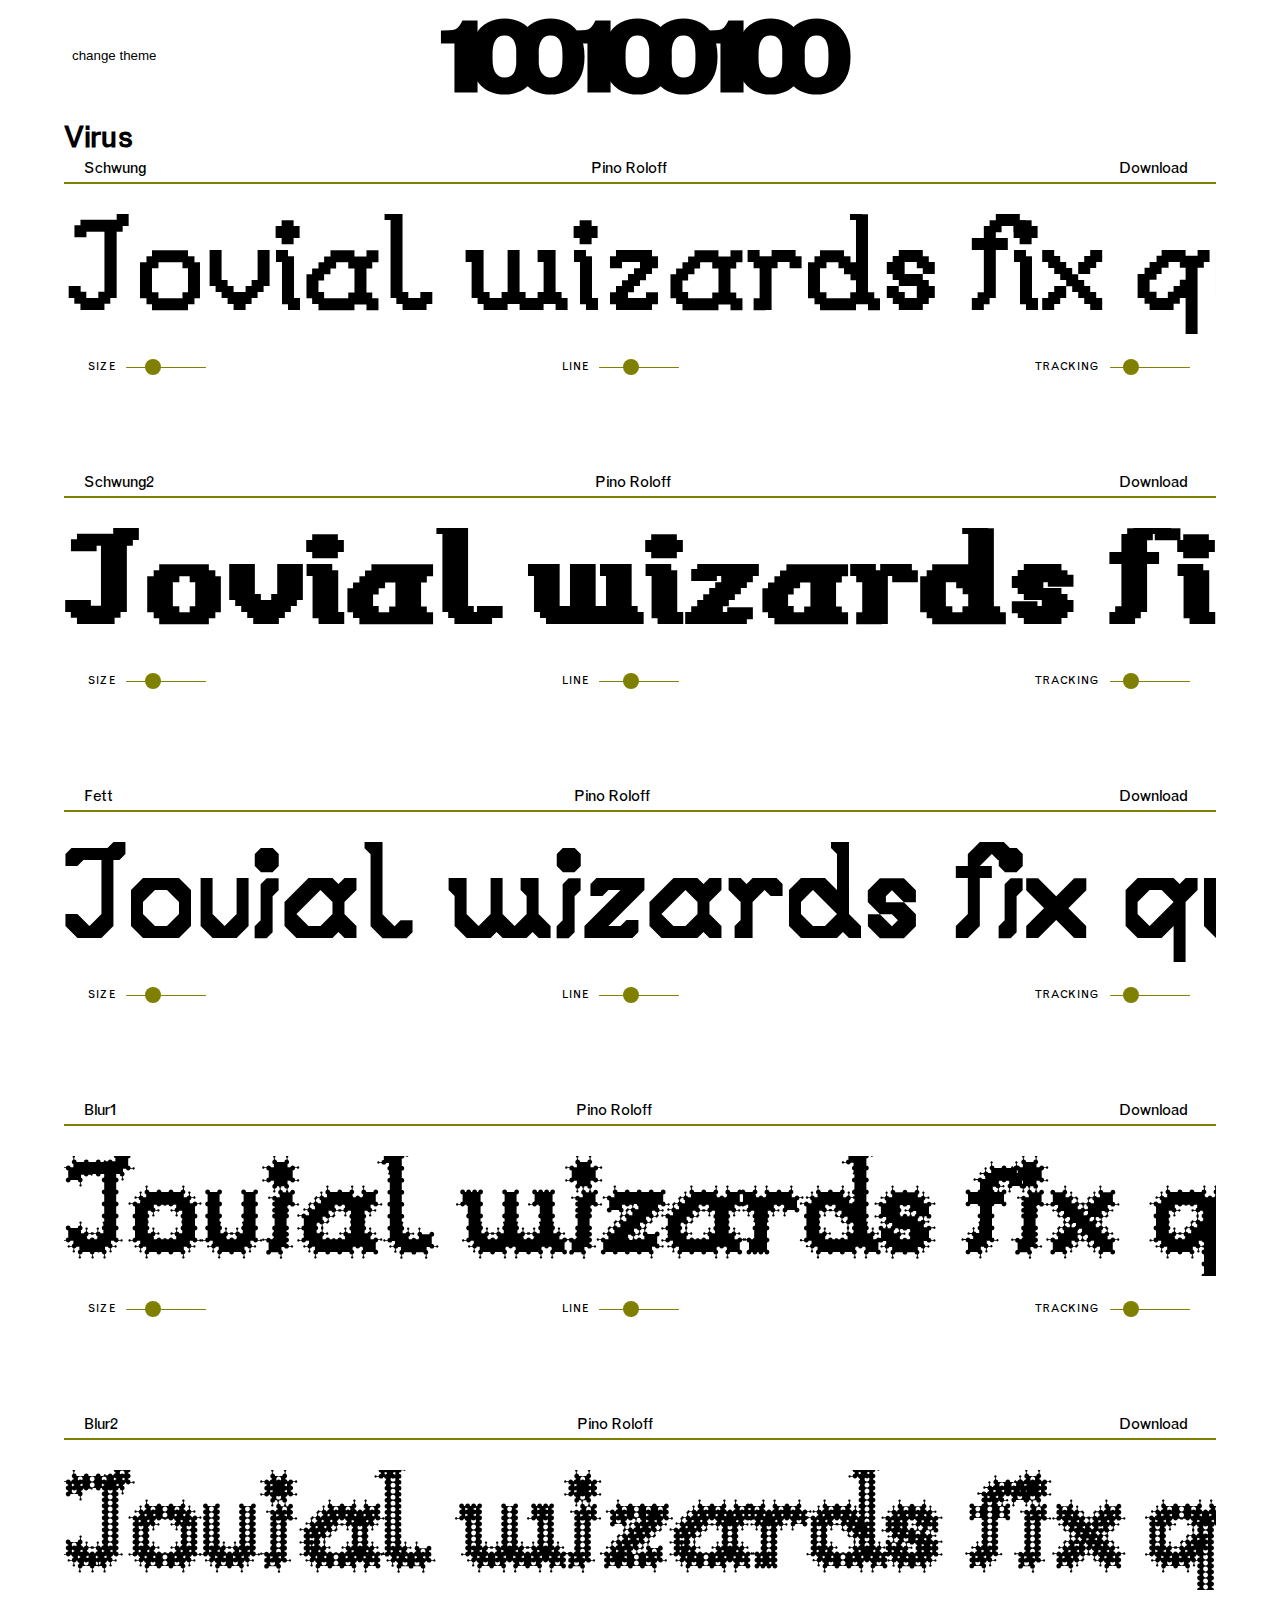
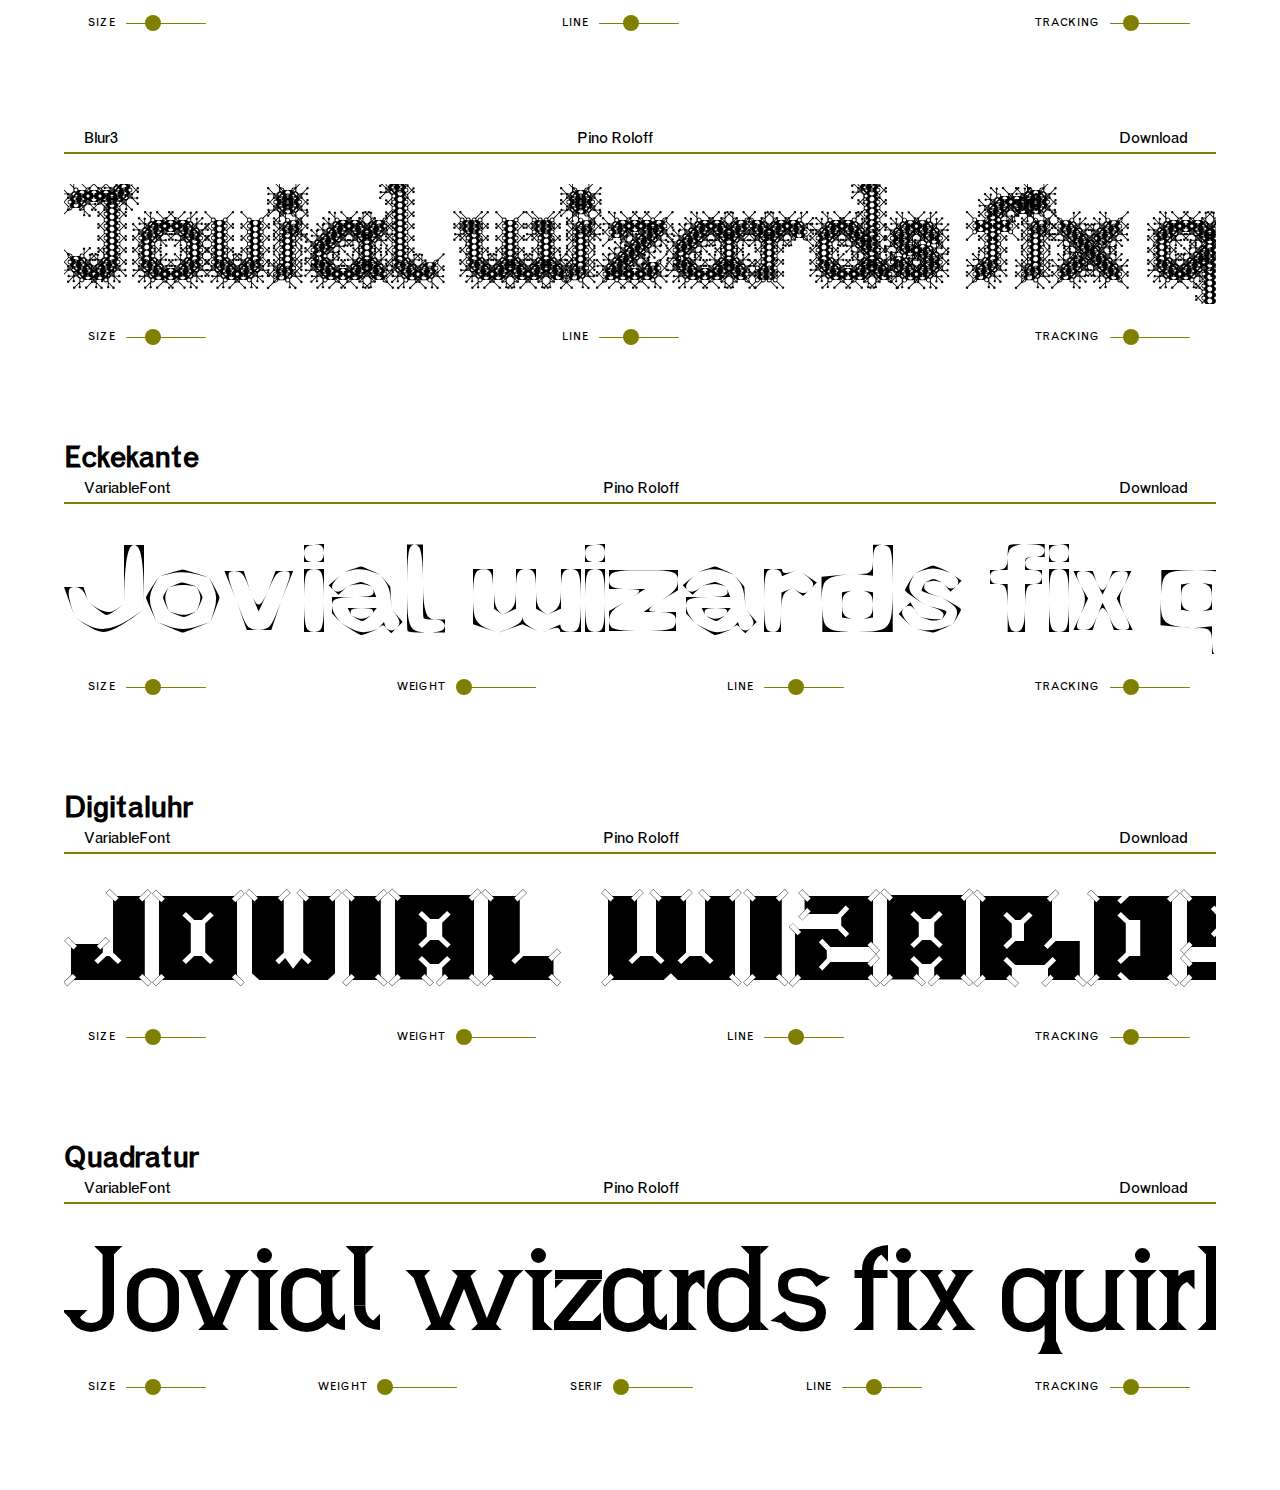
<file: assets/Neuer Ordner/TypeFoundry/index.html>
<!doctype html>
<html lang="de">
<head>
  <meta charset="utf-8">
  <meta name="viewport" content="width=device-width,initial-scale=1">
  <title>TypeFoundry1</title>
  <!-- <link rel="stylesheet" href="style.css"> -->
    <link rel="stylesheet" href="css/fonts.css">
    <link id="css_file" rel="stylesheet" href="css/styleinverted.css">
</head>
<body>

<body>

<header>
  <button class="button1" onclick="switchTheme()">change theme</button>
    <div class="uberschrift">
        
    <h1>100100100</h1>
    </div>
      
</header>
<main>
    



    <div class="Family">
    <h2>Virus </h2>
    </div>

   
            <div class="container font-specimen">
        <div class="top-row">
            <!-- <div class="box1">Virus</div> -->
            <div class="box2">Schwung</div>
            <div class="box3">Pino Roloff</div>
            <a
  href="fonts/Virus/09-100-100-100-schwung.otf" download class="download-font"> Download </a>
        </div>
       <div class="font-test schwung" contenteditable="true"><div class="Text">Jovial wizards fix quirky hexed glyphs beyond stormy vaults.</div></div>
    <div class="bottom-row controls">
    <label>
      Size<input class="slider" type="range" min="16" max="300" value="100" data-control="size">
    </label>

    <label>
      Line<input class="slider" type="range" min="80" max="160" value="110" data-control="line">
    </label>

    <label>
      Tracking
<input class="slider" type="range" min="-50" max="200" value="0" data-control="tracking">
    </label>
  </div>
</div>




            <div class="container font-specimen">
        <div class="top-row">
            <!-- <div class="box1">Virus</div> -->
            <div class="box2">Schwung2</div>
            <div class="box3">Pino Roloff</div>
             <a href="fonts/Virus/09-100-100-100-schwung2.otf"download class="download-font">Download </a>
        </div>
       <div class="font-test schwung2" contenteditable="true"><div class="Text">Jovial wizards fix quirky hexed glyphs beyond stormy vaults.</div></div>
    <div class="bottom-row controls">
    <label>
      Size<input class="slider" type="range" min="16" max="300" value="100" data-control="size">
    </label>

    <label>
      Line<input class="slider" type="range" min="80" max="160" value="110" data-control="line">
    </label>

    <label>
      Tracking
<input class="slider" type="range" min="-50" max="200" value="0" data-control="tracking">
    </label>
  </div>
</div>




   <div class="container font-specimen">
        <div class="top-row">
            <!-- <div class="box1">Virus</div> -->
            <div class="box2">Fett</div>
            <div class="box3">Pino Roloff</div>
             <a href="fonts/Virus/09-100-100-100-schwung2.otf"download class="download-font">Download </a>
        </div>
       <div class="font-test fett" contenteditable="true"><div class="Text">Jovial wizards fix quirky hexed glyphs beyond stormy vaults.</div></div>
    <div class="bottom-row controls">
    <label>
      Size<input class="slider" type="range" min="16" max="300" value="100" data-control="size">
    </label>

    <label>
      Line<input class="slider" type="range" min="80" max="160" value="110" data-control="line">
    </label>

    <label>
      Tracking
<input class="slider" type="range" min="-50" max="200" value="0" data-control="tracking">
    </label>
  </div>
</div>




    <div class="container font-specimen">
        <div class="top-row">
            <!-- <div class="box1">Virus</div> -->
            <div class="box2">Blur1</div>
            <div class="box3">Pino Roloff</div>
             <a href="fonts/Virus/09-100-100-100-blur1.otf"download class="download-font">Download </a>
        </div>
       <div class="font-test blur1" contenteditable="true"><div class="Text">Jovial wizards fix quirky hexed glyphs beyond stormy vaults.</div></div>
        <div class="bottom-row controls">
    <label>
      Size<input class="slider" type="range" min="16" max="300" value="100" data-control="size">
    </label>

    <label>
      Line<input class="slider" type="range" min="80" max="160" value="110" data-control="line">
    </label>

    <label>
      Tracking
<input class="slider" type="range" min="-50" max="200" value="0" data-control="tracking">
    </label>
  </div>
</div>




        <div class="container font-specimen">
        <div class="top-row">
            <!-- <div class="box1">Virus</div> -->
            <div class="box2">Blur2</div>
            <div class="box3">Pino Roloff</div>
             <a href="fonts/Virus/09-100-100-100-blur2.otf"download class="download-font">Download </a>
        </div>
       <div class="font-test blur2" contenteditable="true"><div class="Text">Jovial wizards fix quirky hexed glyphs beyond stormy vaults.</div></div>
    <div class="bottom-row controls">
    <label>
      Size<input class="slider" type="range" min="16" max="300" value="100" data-control="size">
    </label>

    <label>
      Line<input class="slider" type="range" min="80" max="160" value="110" data-control="line">
    </label>

    <label>
      Tracking
<input class="slider" type="range" min="-50" max="200" value="0" data-control="tracking">
    </label>
  </div>
</div>



            <div class="container font-specimen">
        <div class="top-row">
            <!-- <div class="box1">Virus</div> -->
            <div class="box2">Blur3</div>
            <div class="box3">Pino Roloff</div>
            <a href="fonts/Virus/09-100-100-100-blur3.otf"download class="download-font">Download </a>
        </div>
       <div class="font-test blur3" contenteditable="true"><div class="Text">Jovial wizards fix quirky hexed glyphs beyond stormy vaults.</div></div>
    <div class="bottom-row controls">
    <label>
      Size<input class="slider" type="range" min="16" max="300" value="100" data-control="size">
    </label>

    <label>
      Line<input class="slider" type="range" min="80" max="160" value="110" data-control="line">
    </label>

    <label>
      Tracking
<input class="slider" type="range" min="-50" max="200" value="0" data-control="tracking">
    </label>
  </div>
</div>



 
<!-- //--------------------------------------------------------------------------------------// -->



<!-- 

<div class="Family">
    <h2>SANDVOSS </h2>
    </div>

            <div class="container font-specimen">
        <div class="top-row">
            <div class="box1">Sandvoss</div>
            <div class="box2">Regular</div>
            <div class="box3">Pino Roloff</div>
            <a href="fonts/Sandvoss-Regular.otf"download class="download-font">Download </a>
        </div>
       <div class="font-test Sandvoss" contenteditable="true"><div class="Text">Jovial wizards fix quirky hexed glyphs beyond stormy vaults.</div></div>
    <div class="bottom-row controls">
    <label>
      Size<input class="slider" type="range" min="16" max="300" value="100" data-control="size">
    </label>

    <label>
      Line<input class="slider" type="range" min="80" max="160" value="110" data-control="line">
    </label>

    <label>
      Tracking
<input class="slider" type="range" min="-50" max="200" value="0" data-control="tracking">
    </label>
  </div>
</div> -->

<div class="Family">
    <h2>Eckekante </h2>
    </div>

            <div class="container font-specimen">
        <div class="top-row">
            <!-- <div class="box1">EckeKante</div> -->
            <div class="box2">VariableFont</div>
            <div class="box3">Pino Roloff</div>
            <a href="fonts/EckeKantevariableVF.ttf"download class="download-font">Download </a>
        </div>
       <div class="font-test EckeKante " contenteditable="true"><div class="Text">Jovial wizards fix quirky hexed glyphs beyond stormy vaults.</div></div>
    <div class="bottom-row controls">
    <label>
      Size<input class="slider" type="range" min="16" max="300" value="100" data-control="size">
    </label>
       <label>
      Weight
<input class="slider" type="range" min="0" max="100" value="0" data-control="wght">
    </label>

    <label>
      Line<input class="slider" type="range" min="80" max="160" value="110" data-control="line">
    </label>

    <label>
      Tracking
<input class="slider" type="range" min="-50" max="200" value="0" data-control="tracking">
    </label>
  </div>
</div>


<div class="Family">
    <h2>Digitaluhr </h2>
    </div>

            <div class="container font-specimen">
        <div class="top-row">
            <!-- <div class="box1">Digitaluhr</div> -->
            <div class="box2">VariableFont</div>
            <div class="box3">Pino Roloff</div>
            <a href="fonts/DigitalUhr2VF.ttf"download class="download-font">Download </a>
        </div>
       <div class="font-test Digitaluhr" contenteditable="true"><div class="Text">JOVIAL WIZARDS FIX QUIRKY HEXED GLYPHS BEYOND STORMY VAULTS.</div></div>
    <div class="bottom-row controls">
    <label>
      Size<input class="slider" type="range" min="16" max="300" value="100" data-control="size">
    </label>
       <label>
      Weight
<input class="slider" type="range" min="0" max="800" value="0" data-control="wght">
    </label>

    <label>
      Line<input class="slider" type="range" min="80" max="160" value="110" data-control="line">
    </label>

    <label>
      Tracking
<input class="slider" type="range" min="-50" max="200" value="0" data-control="tracking">
    </label>
  </div>
</div>




<div class="Family">
    <h2>Quadratur </h2>
    </div>

            <div class="container font-specimen">
        <div class="top-row">
            <!-- <div class="box1">Quadratur</div> -->
            <div class="box2">VariableFont</div>
            <div class="box3">Pino Roloff</div>
            <a href="fonts/QuadraturINKLUSIVEboldVF.ttf"download class="download-font">Download </a>
        </div>
       <div class="font-test Quadratur" contenteditable="true"><div class="Text">Jovial wizards fix quirky hexed glyphs beyond stormy vaults.</div></div>
    <div class="bottom-row controls">
    <label>
      Size<input class="slider" type="range" min="16" max="300" value="100" data-control="size">
    </label>
       <label>
      Weight
<input class="slider" type="range" min="0" max="800" value="0" data-control="wght">
    </label>
    <label>
      Serif
<input class="slider" type="range" min="0" max="100" value="0" data-control="SERF">
    </label>

    <label>
      Line<input class="slider" type="range" min="80" max="160" value="110" data-control="line">
    </label>

    <label>
      Tracking
<input class="slider" type="range" min="-50" max="200" value="0" data-control="tracking">
    </label>
  </div>
</div>




</div>





               
</div>
</main>










 <script>
//  THEMESWITCHER
    // function switchTheme() {
    //   let cssLink = document.getElementById("css_file");

    //   if (cssLink.getAttribute("href") === "css/style.css") {
    //     cssLink.setAttribute("href", "css/switch.css");
    //   } else {
    //     cssLink.setAttribute("href", "css/style.css");
    //   }
    // }

    const themes = [
  "css/style.css",
  "css/styleinverted.css"
  // "css/switch.css",
  // "css/switch2.css",
  // "css/switch3.css"
];

let currentTheme = 0;

function switchTheme() {
  const cssLink = document.getElementById("css_file");

  currentTheme = (currentTheme + 1) % themes.length;
  cssLink.setAttribute("href", themes[currentTheme]);
}





<!-- SLIDER -->

//   document.querySelectorAll(".font-specimen").forEach(specimen => {
//     specimen.querySelectorAll("input").forEach(control => {
//       control.addEventListener("input", () => {
//         const type = control.dataset.control;
//         const value = control.value;

//         if (type === "size")
//           specimen.style.setProperty("--size", value + "px");

//         if (type === "line")
//           specimen.style.setProperty("--line", value / 100);

//         if (type === "tracking")
//           specimen.style.setProperty("--tracking", value / 1000 + "em");

//     const weightSlider = document.querySelector('input[data-control="wght"]');

// weightSlider.addEventListener('input', () => {
//     document.body.style.fontVariationSettings = `"wght" ${weightSlider.value}`;
// });
//       });
//     });
//   });
document.querySelectorAll(".font-specimen").forEach(specimen => {
  // Alle Slider in dieser Box
  specimen.querySelectorAll("input").forEach(control => {
    control.addEventListener("input", () => {
      const type = control.dataset.control;
      const value = control.value;

      // Local CSS-Variablen für Size, Line, Tracking
      if (type === "size") specimen.style.setProperty("--size", value + "px");
      if (type === "line") specimen.style.setProperty("--line", value / 100);
      if (type === "tracking") specimen.style.setProperty("--tracking", value / 1000 + "em");


      if (type === "SERF") {
        
        const fontTest = specimen.querySelector(".font-test");
        fontTest.setAttribute("data-serf", value);
        fontTest.style.fontVariationSettings = "'SERF' " + fontTest.getAttribute("data-serf") + ", 'wght' " + fontTest.getAttribute("data-wght");     
        console.log();
      }
      // Gewicht – nur auf dieses font-test Element
      if (type === "wght") {
        const fontTest = specimen.querySelector(".font-test");
        fontTest.setAttribute("data-wght", value);
        fontTest.style.fontVariationSettings = "'wght' " + fontTest.getAttribute("data-wght");

        // SERF – nur auf dieses font-test Element
      
      }

      
    });
  });
});

</script>

</body>
</file>
<file: assets/Neuer Ordner/TypeFoundry/css/fonts.css>
@font-face {
    font-family:Mono ;
    src: url(../fonts/monomergeVF.ttf);
}






@font-face {
    font-family:Entofont ;
    src: url(../fonts/Entofont-Regular.otf);  
}
@font-face {
    font-family:Greenhound ;
    src: url(../fonts/GreenHound-Regular.otf);
}
@font-face {
    font-family:Missverständnis ;
    src: url(../fonts/Missverständnis-Regular.otf);
}



@font-face {
    font-family:virus-blur1 ;
    src: url(../fonts/Virus/Virus-blur1.otf);
}
@font-face {
    font-family:virus-blur2 ;
    src: url(../fonts/Virus/Virus-blur2.otf);
}
@font-face {
    font-family:virus-blur3 ;
    src: url(../fonts/Virus/Virus-blur3.otf);
}
@font-face {
    font-family:virus-schwung;
    src: url(../fonts/Virus/Virus-schwung.otf);
}
@font-face {
    font-family:virus-schwung2 ;
    src: url(../fonts/Virus/Virus-schwung2.otf);
}
@font-face {
    font-family:virus-fett ;
    src: url(../fonts/Virus/Virus-fett.otf);
}
@font-face {
    font-family:Sandvoss ;
    src: url(../fonts/Sandvoss-Regular.otf);
}
@font-face {
    font-family:EckeKante ;
    src: url(../fonts/EckeKantevariable2VF.ttf);
    font-variation-settings: var(--weight);
}
@font-face {
    font-family:DigitalUhr ;
    src: url(../fonts/DigitalUhr5VF.ttf);
    font-variation-settings: var(--weight);
}
@font-face {
    font-family:Quadratur ;
    src: url(../fonts/QuadraturFINALVF.ttf);
    font-variation-settings: 
    var(--weight),
     var(--SERF);
}
</file>
<file: assets/Neuer Ordner/TypeFoundry/css/styleinverted.css>
.blur1{
  font-family:virus-blur1 ;
}
.blur2{
    font-family:virus-blur2 ;
}
.blur3{
    font-family:virus-blur3 ;
}
.schwung{
    font-family:virus-schwung;
}
.schwung2{
    font-family:virus-schwung2 ;
}
.fett{
    font-family:virus-fett ;
}
.Sandvoss{
    font-family:Sandvoss ;
}
.EckeKante{
    font-family:EckeKante ;
}
.Digitaluhr{
    font-family:DigitalUhr ;
}
.Quadratur{
    font-family:Quadratur ;
}
.Mono{
    font-family:Mono ;
}









/* HINTERGRUND */

body {
  color: black;
    Background-color: white;
    margin: 0px;
    transition: all 0s;
    font-family: Mono;
    scrollbar-color: rgba(172, 255, 47, 0.417) ;

  
 
    
 
}
/* ÜBERSCHRIFTFONT */
h1 {
    font-size: 100px;
    /* animation: h1 10s infinite; */
    margin: 0;
    font-style:normal;
    font-variation-settings: 'wdth' 800;
    animation: variabel 3s infinite alternate-reverse ease;
    
  
}
@keyframes variabel {
    0% { font-variation-settings: 'wdth' 400; 
      letter-spacing: 10px;
    }

    100% { font-variation-settings: 'wdth' 600; 
      letter-spacing: 30px;
    } 
  }
/* @keyframes h1 {
   0% {
  font-family:virus-blur1 ;
}
  20% {
    font-family:virus-blur2 ;
}
  40% {
    font-family:virus-blur3 ;
}
  60% {
    font-family:virus-schwung;
}
  80% {
    font-family:virus-schwung2 ;
}
  100% {
    font-family:Sandvoss ;
} 
    }*/


/* FAMILIENFONT */
h2 {
    /* text-transform: lowercase; */
    font-size: 30px;
    margin: 0;
   
}





/* THEMECHANGE */
.button1 {
  position: absolute;
  top:5%;
  Left:5%;
  Background-color: white;
    color:rgb(0, 0, 0);
    border-color: #90909000;
}
.button1:hover{
    Background-color: rgb(90, 128, 0);
    color: black;
}





/* DOWNLOADBUTTON */
.download-font {
  display: inline-block;
  padding: 0.25rem 0.5rem;
  Background: white;
 color: black;
 
  text-decoration: none;
  font-family: inherit;
  border-radius: 0rem;
}

.download-font:hover {
  background: #909090;
 color: black;
}
.download-font:active {
  Background: white;
  color: olive;
}




/* ÜBERSCHRIFT */
.uberschrift {
    
    text-align: center; 
   color: black;
      background-color:white;
      
       
         
       /* border-color: #7a7a7a;
    border-width: 5px 3px 5px 3px;
    border-style: solid; */
}
/* FAMILY */
.Family {
width:90%;
left:5%;
position: relative; 

}

 

.container {
    position: relative;
    left: 5%;
    margin: 10%;
    width: 90%;

    margin: 0 ;
    margin-top:-2px;
    Background-color: white;
    /* border-top: 4px solid #7a7a7a;
    border-bottom: 4px solid #4400ff; */
  
    box-sizing: border-box;
    overflow: hidden;
}

.top-row, .bottom-row {
    display: flex;
    justify-content: space-between;
    align-items: center;
    padding-left: 20px;
    padding-right: 20px;
    Background-color: white;
   color: black;
      

}

.top-row {
    border-bottom: 2px solid olive;
}
.bottom-row {
    border-top: 2px solid olive;
  
}












.font-specimen {
  --size: 120px;
  --line: 1;
  --tracking: 0em;
  border-bottom: 0px solid #909090;
}

/* Textfeld */
.font-test {
    font-size: var(--size);
    line-height: var(--line);
    letter-spacing: var(--tracking);
    width: 100%;
    height: auto;
    min-height: 100px;
    /* max-height: 300px; */
/* 
    padding: 24px;
    padding-bottom: 0px;
    padding-top: 0px; */
    margin: 30px 0px 10px 0px;
    

    overflow-x: auto;
    /* overflow-y: auto; */
    white-space: nowrap;
    -webkit-overflow-scrolling: touch;

    outline: none;
    cursor: text;
}
.Text{
      height: auto;
      width:400vw;
      max-width: 400vw;
      text-wrap: wrap; 

}


/* .Text{
    animation:laufband 10s infinite linear;
 @keyframes laufband {
    0% {
       transform:translateX(100%) ;
    }
    100% {
        transform:translateX(-300%) ;
    }
}





.font-container-group .Text {
  animation: laufband 10s infinite linear;
}

/* Delay staffeln */
/* .font-container-group .container:nth-child(1) .Text {
  animation-delay: 0s;
}

.font-container-group .container:nth-child(2) .Text{
  animation-delay: 1s;
}

.font-container-group .container:nth-child(3) .Text{
  animation-delay: 2s;
}

.font-container-group .container:nth-child(4) .Text{
  animation-delay: 3s;
}
.font-container-group .container:nth-child(5) .Text{
  animation-delay: 4s;
}
.font-container-group .container:nth-child(6) .Text{
  animation-delay: 5s;
}
.font-container-group .container:nth-child(7) .Text{
  animation-delay: 6s;
}
.font-container-group .container:nth-child(8) .Text{
  animation-delay: 7s;
} */







/* SLIDER */
.slider {
  -webkit-appearance: none;
  appearance: none;
  width: 100%;
  height: 1px;
  background: olive;
  border-radius: 2px;
  cursor: pointer;
}


.slider::-webkit-slider-thumb {
  -webkit-appearance: none;
  width: 16px;
  height: 16px;
  background: olive;
  border-radius: 50%;
}

/* Thumb – Firefox */
.slider::-moz-range-thumb {
  width: 16px;
  height: 16px;
  background: olive;
  border-radius: 50%;
}
/* SLIDER */
.bottom-row.controls {
  display: flex;
  gap: 24px;
  padding: 16px 24px;
  border-top: 0px solid olive;
}

.bottom-row.controls label {
    display: flex;
    flex-direction: row;
    align-items: center;
    gap: 8px;
    font-size: 0.7rem;
    text-transform: uppercase;
    letter-spacing: 0.08em;
    margin-bottom: 80px;
}

.bottom-row.controls input[type="range"] {
  width: 80px;
}


::-webkit-scrollbar {
visibility: hidden;
}
</file>
